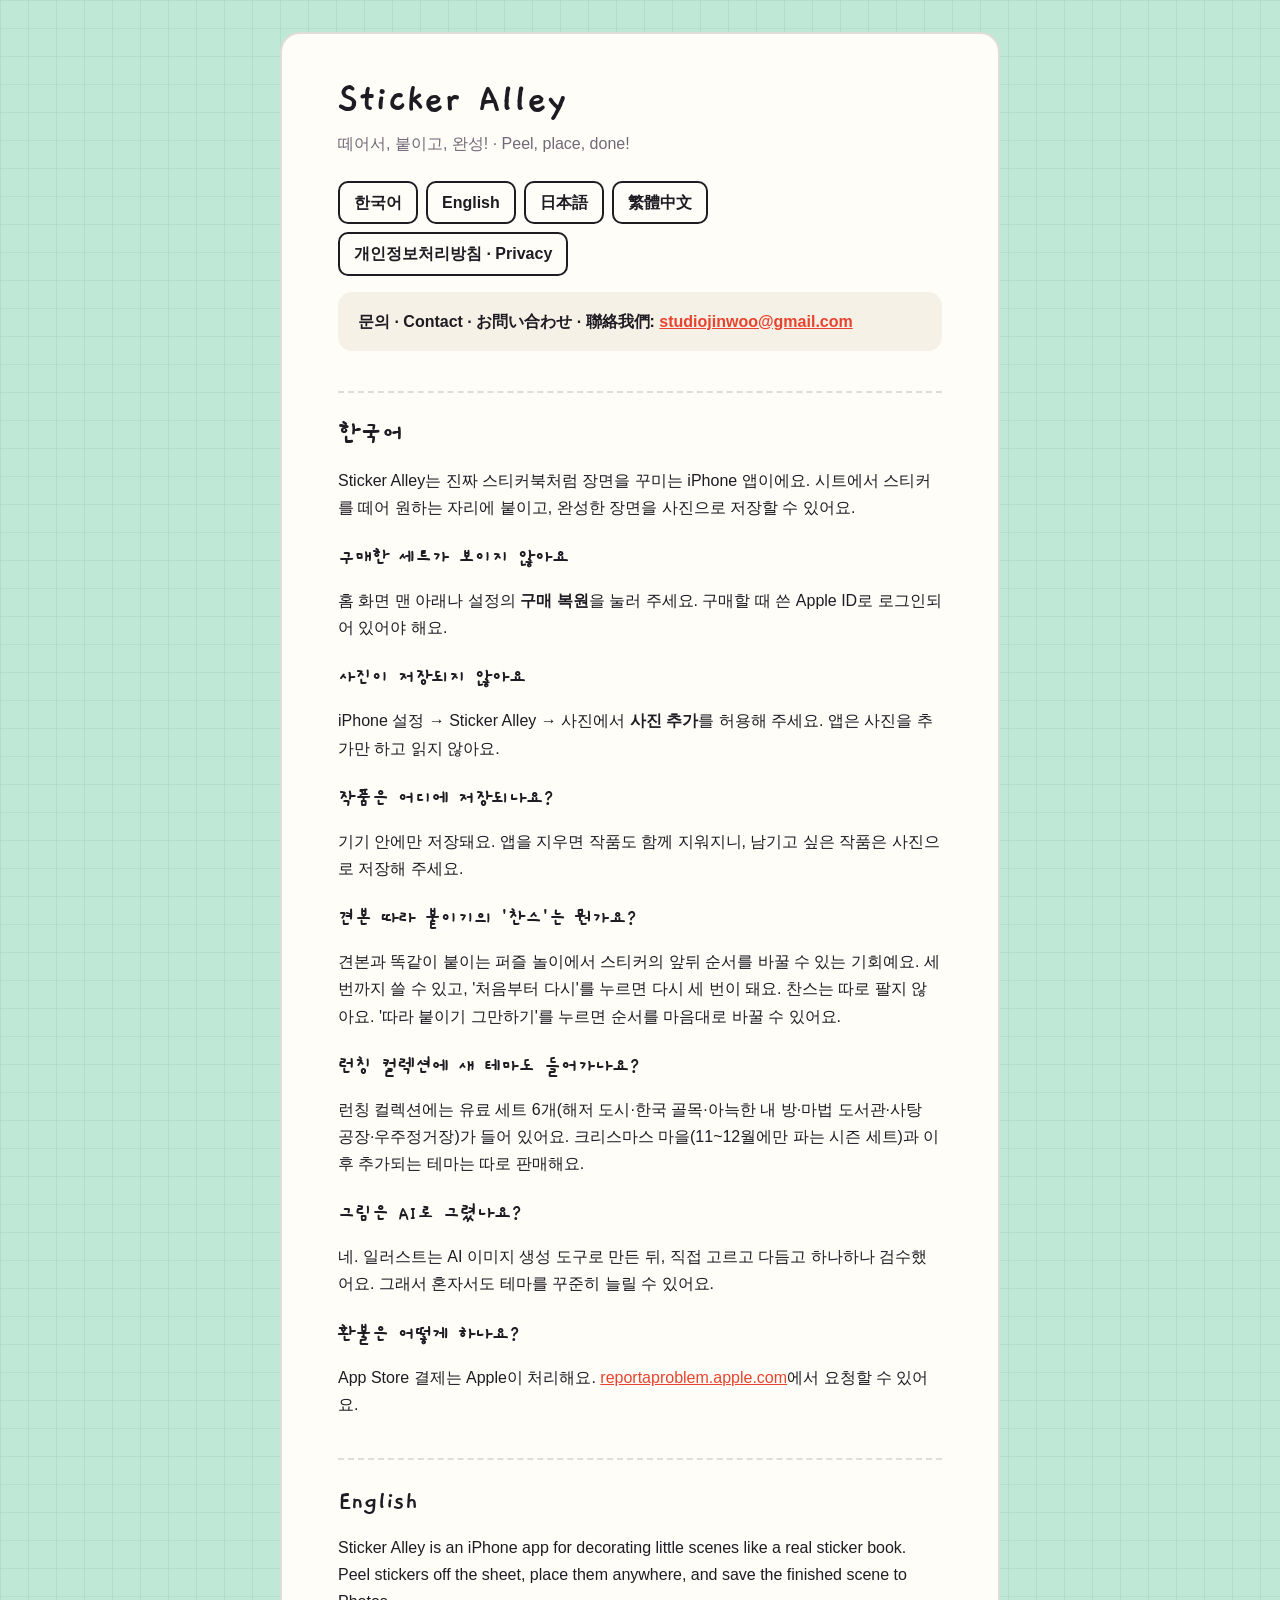
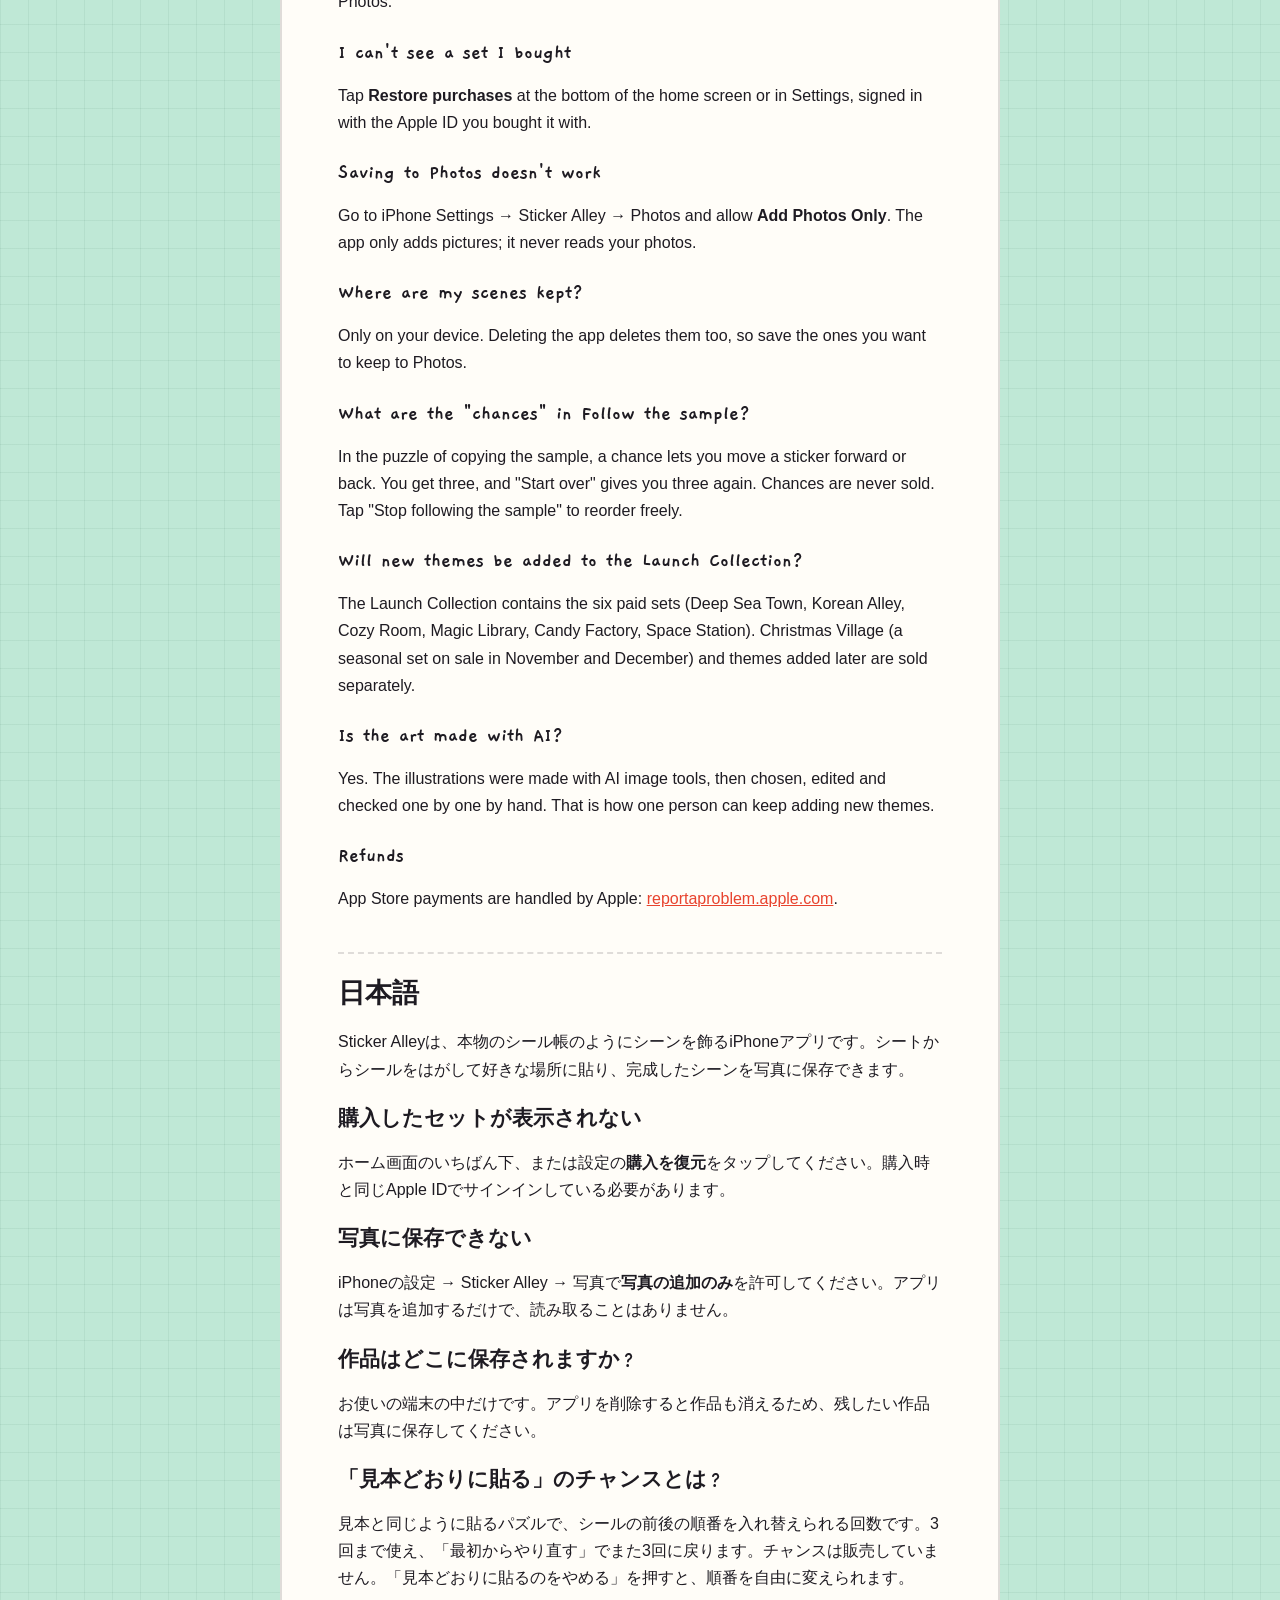
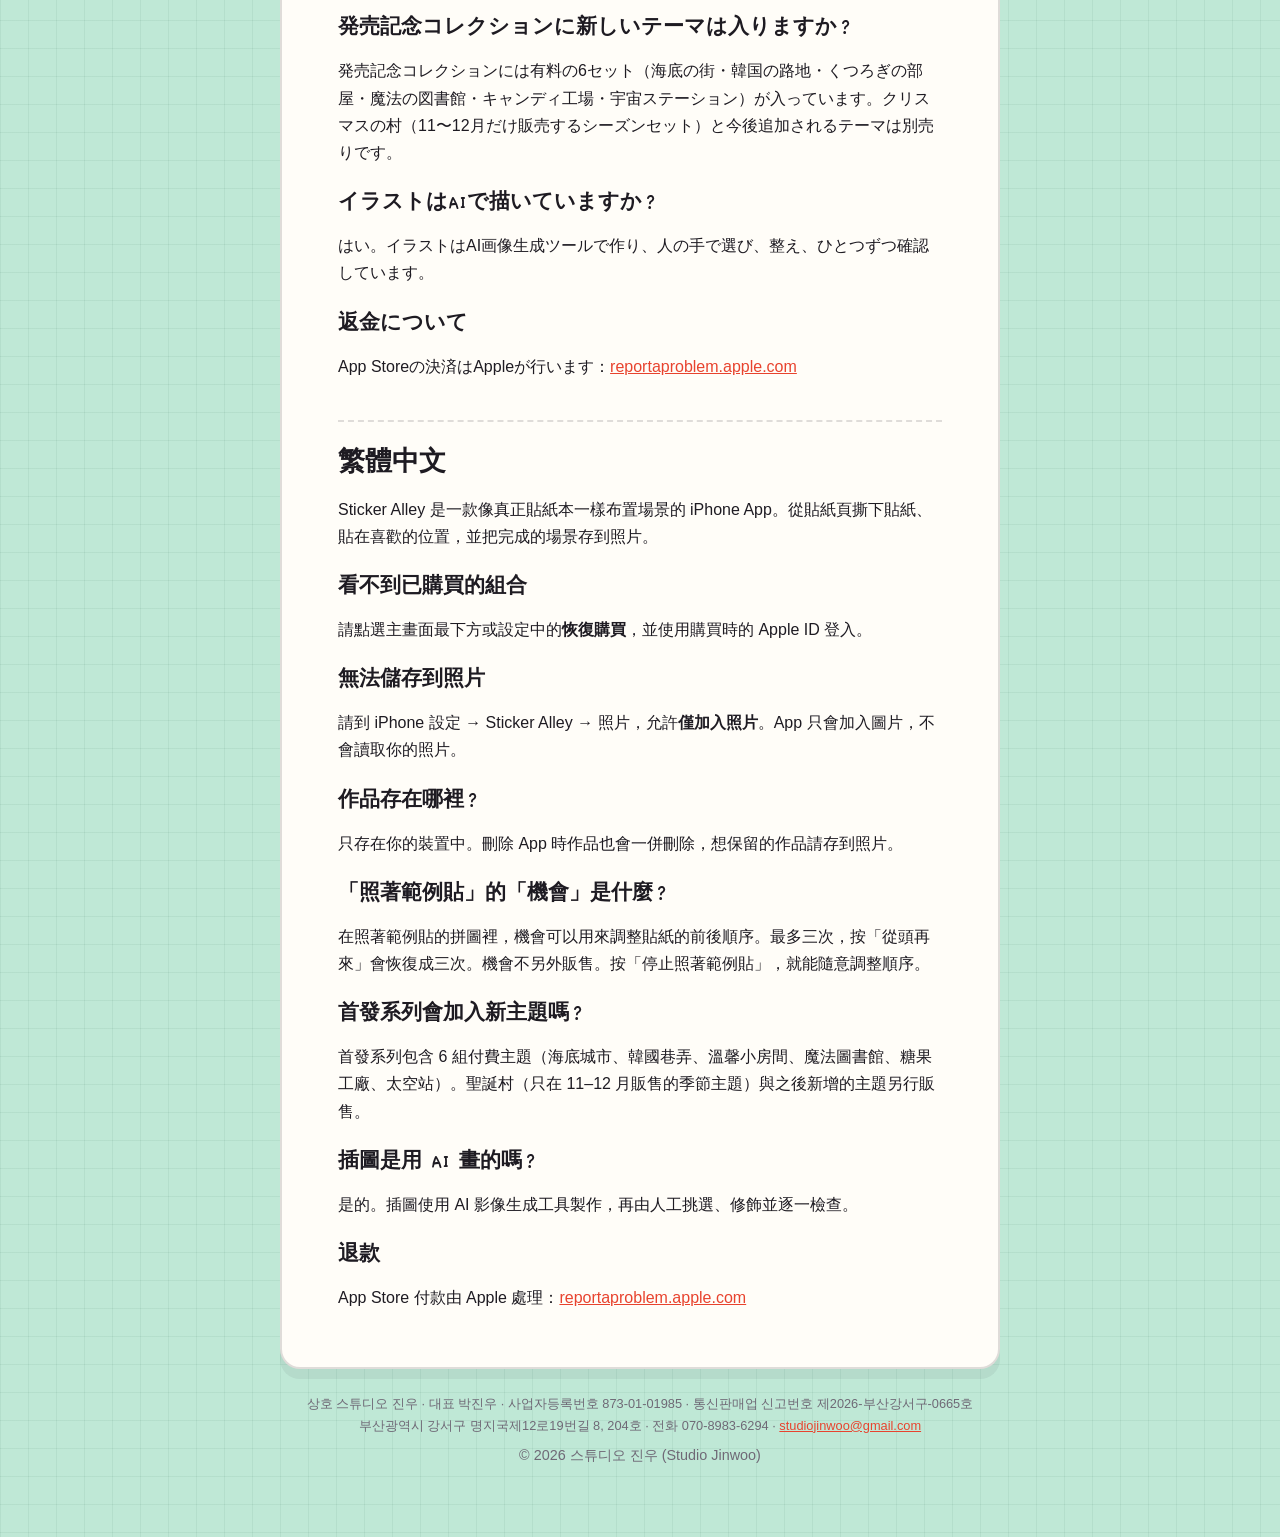
<file: index.html>
<!doctype html>
<html lang="ko">
<head>
<meta charset="utf-8">
<meta name="viewport" content="width=device-width, initial-scale=1">
<title>Sticker Alley — 고객지원 / Support</title>
<meta name="description" content="Sticker Alley 고객지원 · Support · サポート · 客服">
<link rel="preconnect" href="https://fonts.googleapis.com">
<link href="https://fonts.googleapis.com/css2?family=Gaegu:wght@700&display=swap" rel="stylesheet">
<link rel="stylesheet" href="style.css">
</head>
<body>
<main>
  <h1>Sticker Alley</h1>
  <p class="lead">떼어서, 붙이고, 완성! · Peel, place, done!</p>
  <nav class="langs">
    <a href="#ko">한국어</a><a href="#en">English</a><a href="#ja">日本語</a><a href="#zh">繁體中文</a>
    <a href="privacy.html">개인정보처리방침 · Privacy</a>
  </nav>

  <p class="contact">문의 · Contact · お問い合わせ · 聯絡我們: <a id="email" href="mailto:studiojinwoo@gmail.com">studiojinwoo@gmail.com</a></p>

  <section id="ko">
    <h2>한국어</h2>
    <p>Sticker Alley는 진짜 스티커북처럼 장면을 꾸미는 iPhone 앱이에요. 시트에서 스티커를 떼어 원하는 자리에 붙이고, 완성한 장면을 사진으로 저장할 수 있어요.</p>
    <h3>구매한 세트가 보이지 않아요</h3>
    <p>홈 화면 맨 아래나 설정의 <b>구매 복원</b>을 눌러 주세요. 구매할 때 쓴 Apple ID로 로그인되어 있어야 해요.</p>
    <h3>사진이 저장되지 않아요</h3>
    <p>iPhone 설정 → Sticker Alley → 사진에서 <b>사진 추가</b>를 허용해 주세요. 앱은 사진을 추가만 하고 읽지 않아요.</p>
    <h3>작품은 어디에 저장되나요?</h3>
    <p>기기 안에만 저장돼요. 앱을 지우면 작품도 함께 지워지니, 남기고 싶은 작품은 사진으로 저장해 주세요.</p>
    <h3>견본 따라 붙이기의 '찬스'는 뭔가요?</h3>
    <p>견본과 똑같이 붙이는 퍼즐 놀이에서 스티커의 앞뒤 순서를 바꿀 수 있는 기회예요. 세 번까지 쓸 수 있고, '처음부터 다시'를 누르면 다시 세 번이 돼요. 찬스는 따로 팔지 않아요. '따라 붙이기 그만하기'를 누르면 순서를 마음대로 바꿀 수 있어요.</p>
    <h3>런칭 컬렉션에 새 테마도 들어가나요?</h3>
    <p>런칭 컬렉션에는 유료 세트 6개(해저 도시·한국 골목·아늑한 내 방·마법 도서관·사탕 공장·우주정거장)가 들어 있어요. 크리스마스 마을(11~12월에만 파는 시즌 세트)과 이후 추가되는 테마는 따로 판매해요.</p>
    <h3>그림은 AI로 그렸나요?</h3>
    <p>네. 일러스트는 AI 이미지 생성 도구로 만든 뒤, 직접 고르고 다듬고 하나하나 검수했어요. 그래서 혼자서도 테마를 꾸준히 늘릴 수 있어요.</p>
    <h3>환불은 어떻게 하나요?</h3>
    <p>App Store 결제는 Apple이 처리해요. <a href="https://reportaproblem.apple.com">reportaproblem.apple.com</a>에서 요청할 수 있어요.</p>
  </section>

  <section id="en">
    <h2>English</h2>
    <p>Sticker Alley is an iPhone app for decorating little scenes like a real sticker book. Peel stickers off the sheet, place them anywhere, and save the finished scene to Photos.</p>
    <h3>I can't see a set I bought</h3>
    <p>Tap <b>Restore purchases</b> at the bottom of the home screen or in Settings, signed in with the Apple ID you bought it with.</p>
    <h3>Saving to Photos doesn't work</h3>
    <p>Go to iPhone Settings → Sticker Alley → Photos and allow <b>Add Photos Only</b>. The app only adds pictures; it never reads your photos.</p>
    <h3>Where are my scenes kept?</h3>
    <p>Only on your device. Deleting the app deletes them too, so save the ones you want to keep to Photos.</p>
    <h3>What are the "chances" in Follow the sample?</h3>
    <p>In the puzzle of copying the sample, a chance lets you move a sticker forward or back. You get three, and "Start over" gives you three again. Chances are never sold. Tap "Stop following the sample" to reorder freely.</p>
    <h3>Will new themes be added to the Launch Collection?</h3>
    <p>The Launch Collection contains the six paid sets (Deep Sea Town, Korean Alley, Cozy Room, Magic Library, Candy Factory, Space Station). Christmas Village (a seasonal set on sale in November and December) and themes added later are sold separately.</p>
    <h3>Is the art made with AI?</h3>
    <p>Yes. The illustrations were made with AI image tools, then chosen, edited and checked one by one by hand. That is how one person can keep adding new themes.</p>
    <h3>Refunds</h3>
    <p>App Store payments are handled by Apple: <a href="https://reportaproblem.apple.com">reportaproblem.apple.com</a>.</p>
  </section>

  <section id="ja">
    <h2>日本語</h2>
    <p>Sticker Alleyは、本物のシール帳のようにシーンを飾るiPhoneアプリです。シートからシールをはがして好きな場所に貼り、完成したシーンを写真に保存できます。</p>
    <h3>購入したセットが表示されない</h3>
    <p>ホーム画面のいちばん下、または設定の<b>購入を復元</b>をタップしてください。購入時と同じApple IDでサインインしている必要があります。</p>
    <h3>写真に保存できない</h3>
    <p>iPhoneの設定 → Sticker Alley → 写真で<b>写真の追加のみ</b>を許可してください。アプリは写真を追加するだけで、読み取ることはありません。</p>
    <h3>作品はどこに保存されますか？</h3>
    <p>お使いの端末の中だけです。アプリを削除すると作品も消えるため、残したい作品は写真に保存してください。</p>
    <h3>「見本どおりに貼る」のチャンスとは？</h3>
    <p>見本と同じように貼るパズルで、シールの前後の順番を入れ替えられる回数です。3回まで使え、「最初からやり直す」でまた3回に戻ります。チャンスは販売していません。「見本どおりに貼るのをやめる」を押すと、順番を自由に変えられます。</p>
    <h3>発売記念コレクションに新しいテーマは入りますか？</h3>
    <p>発売記念コレクションには有料の6セット（海底の街・韓国の路地・くつろぎの部屋・魔法の図書館・キャンディ工場・宇宙ステーション）が入っています。クリスマスの村（11〜12月だけ販売するシーズンセット）と今後追加されるテーマは別売りです。</p>
    <h3>イラストはAIで描いていますか？</h3>
    <p>はい。イラストはAI画像生成ツールで作り、人の手で選び、整え、ひとつずつ確認しています。</p>
    <h3>返金について</h3>
    <p>App Storeの決済はAppleが行います：<a href="https://reportaproblem.apple.com">reportaproblem.apple.com</a></p>
  </section>

  <section id="zh">
    <h2>繁體中文</h2>
    <p>Sticker Alley 是一款像真正貼紙本一樣布置場景的 iPhone App。從貼紙頁撕下貼紙、貼在喜歡的位置，並把完成的場景存到照片。</p>
    <h3>看不到已購買的組合</h3>
    <p>請點選主畫面最下方或設定中的<b>恢復購買</b>，並使用購買時的 Apple ID 登入。</p>
    <h3>無法儲存到照片</h3>
    <p>請到 iPhone 設定 → Sticker Alley → 照片，允許<b>僅加入照片</b>。App 只會加入圖片，不會讀取你的照片。</p>
    <h3>作品存在哪裡？</h3>
    <p>只存在你的裝置中。刪除 App 時作品也會一併刪除，想保留的作品請存到照片。</p>
    <h3>「照著範例貼」的「機會」是什麼？</h3>
    <p>在照著範例貼的拼圖裡，機會可以用來調整貼紙的前後順序。最多三次，按「從頭再來」會恢復成三次。機會不另外販售。按「停止照著範例貼」，就能隨意調整順序。</p>
    <h3>首發系列會加入新主題嗎？</h3>
    <p>首發系列包含 6 組付費主題（海底城市、韓國巷弄、溫馨小房間、魔法圖書館、糖果工廠、太空站）。聖誕村（只在 11–12 月販售的季節主題）與之後新增的主題另行販售。</p>
    <h3>插圖是用 AI 畫的嗎？</h3>
    <p>是的。插圖使用 AI 影像生成工具製作，再由人工挑選、修飾並逐一檢查。</p>
    <h3>退款</h3>
    <p>App Store 付款由 Apple 處理：<a href="https://reportaproblem.apple.com">reportaproblem.apple.com</a></p>
  </section>
</main>
<footer id="biz">
  <p class="biz">상호 스튜디오 진우 · 대표 박진우 · 사업자등록번호 873-01-01985 · 통신판매업 신고번호 제2026-부산강서구-0665호<br>
  부산광역시 강서구 명지국제12로19번길 8, 204호 · 전화 070-8983-6294 · <a href="mailto:studiojinwoo@gmail.com">studiojinwoo@gmail.com</a></p>
  <p>© 2026 스튜디오 진우 (Studio Jinwoo)</p>
</footer>
</body>
</html>
</file>
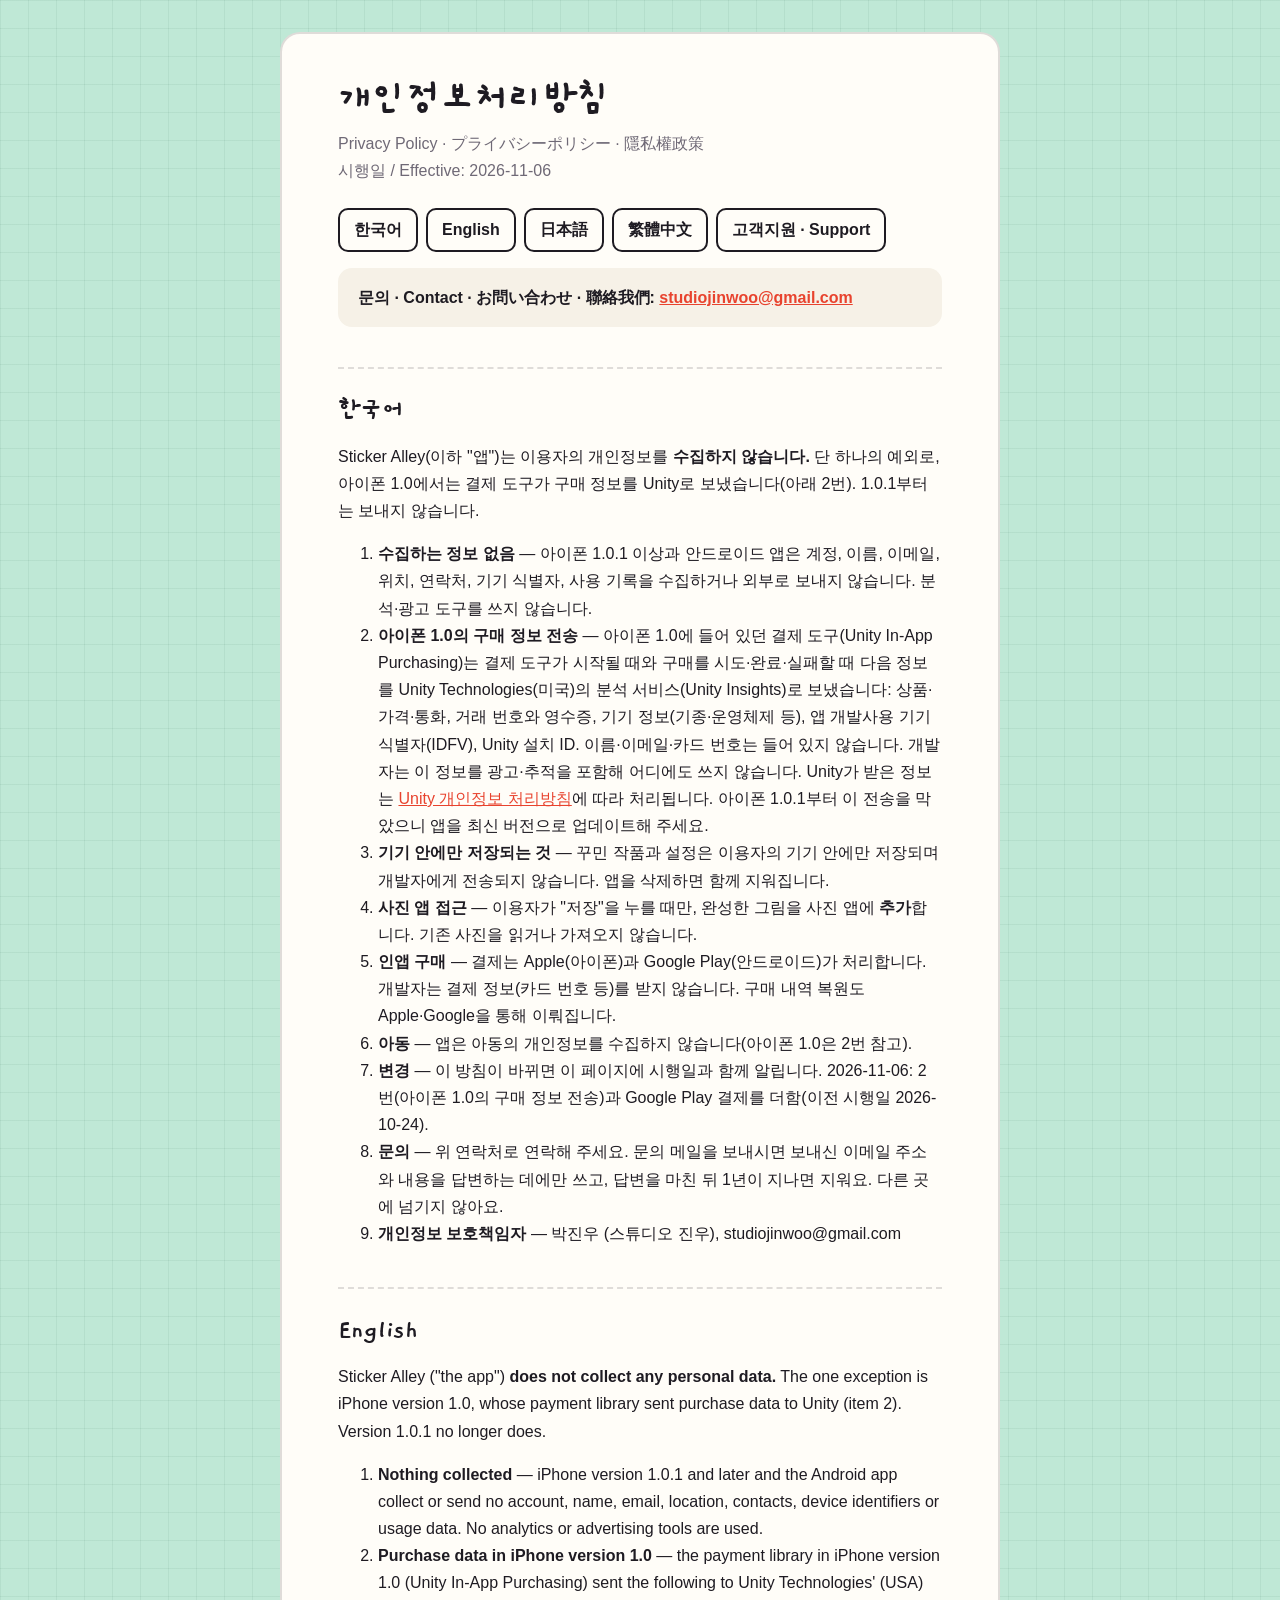
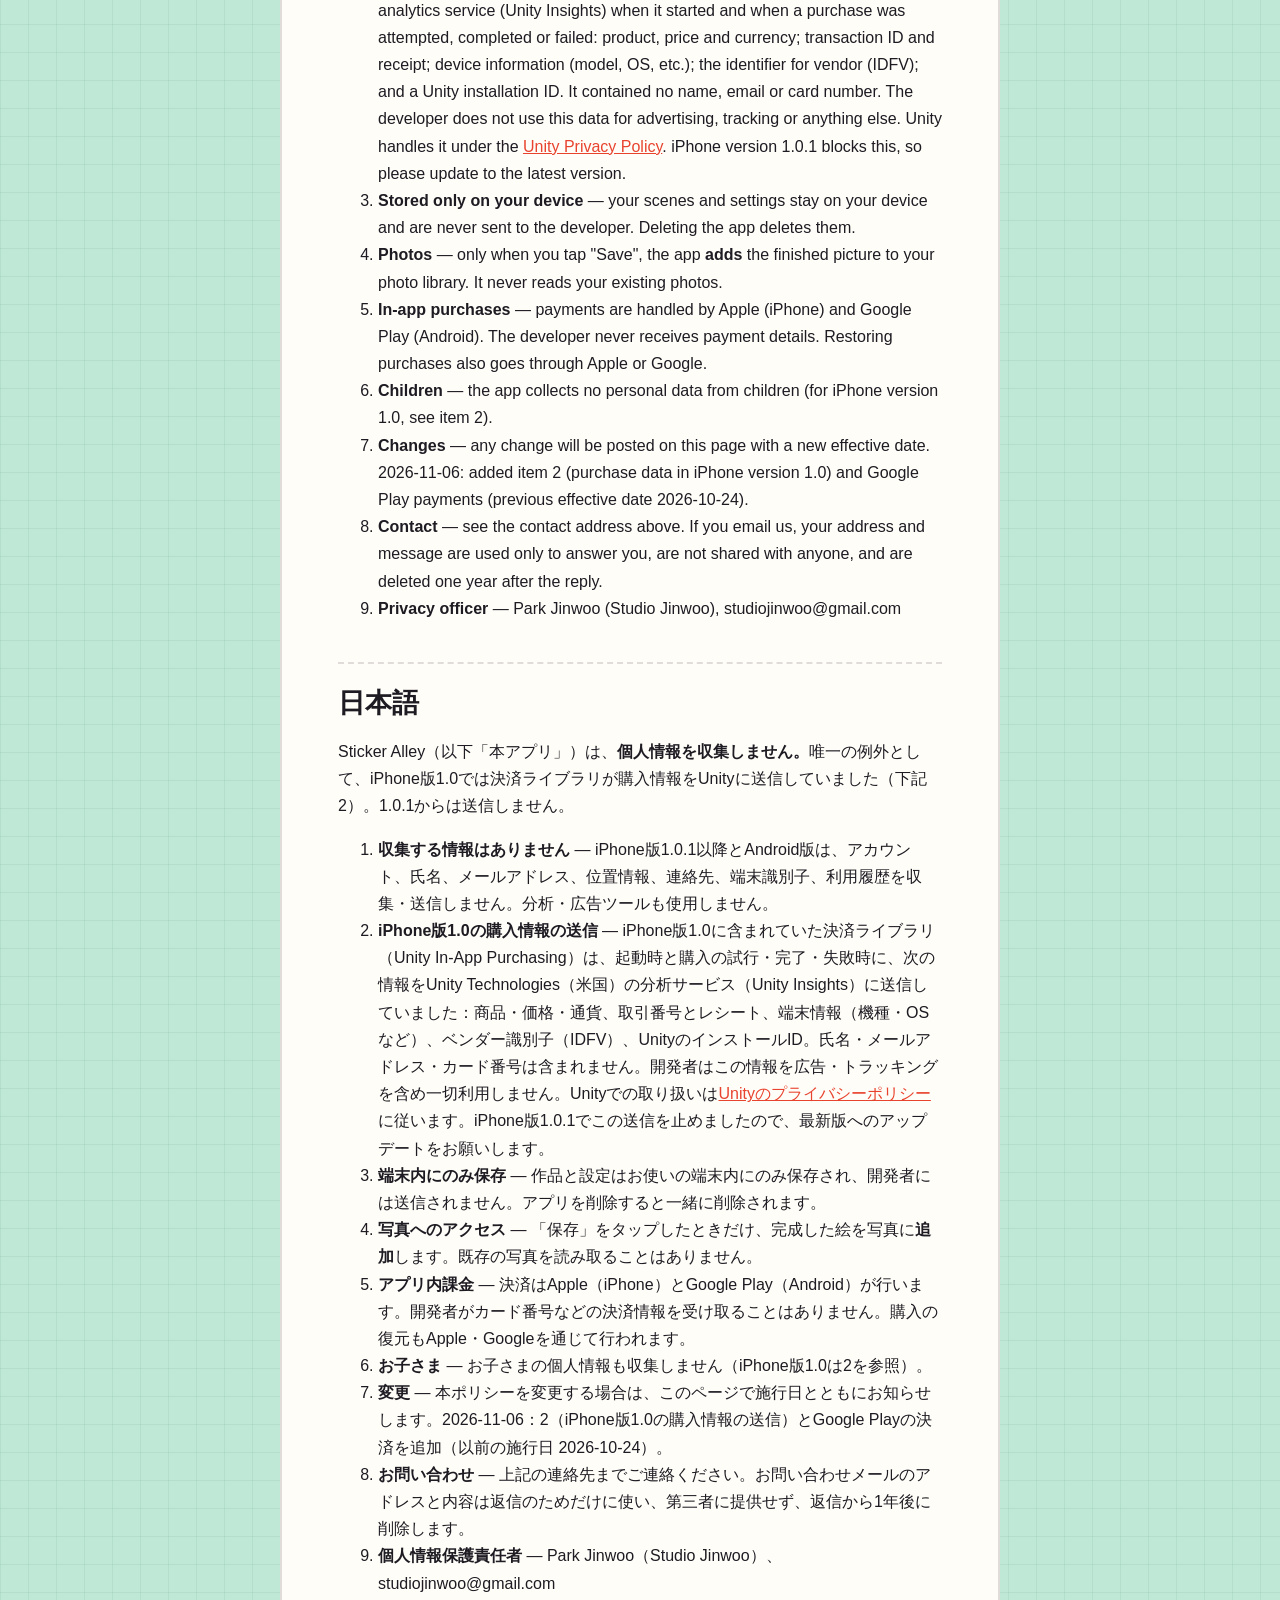
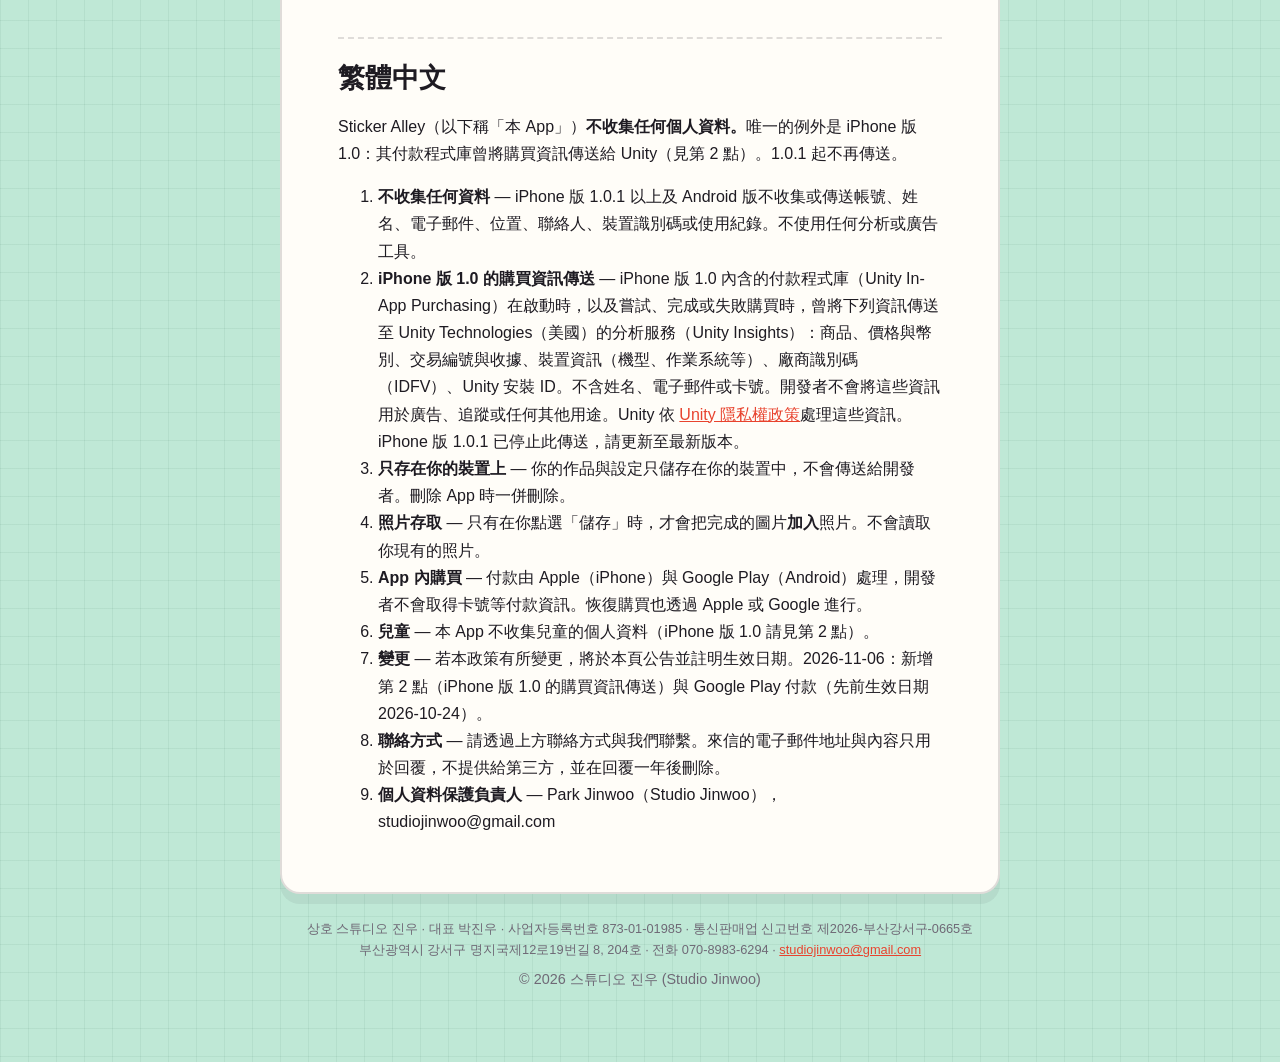
<file: privacy.html>
<!doctype html>
<html lang="ko">
<head>
<meta charset="utf-8">
<meta name="viewport" content="width=device-width, initial-scale=1">
<title>Sticker Alley — 개인정보처리방침 / Privacy Policy</title>
<link rel="preconnect" href="https://fonts.googleapis.com">
<link href="https://fonts.googleapis.com/css2?family=Gaegu:wght@700&display=swap" rel="stylesheet">
<link rel="stylesheet" href="style.css">
</head>
<body>
<main>
  <h1>개인정보처리방침</h1>
  <p class="lead">Privacy Policy · プライバシーポリシー · 隱私權政策<br>시행일 / Effective: 2026-11-06</p>
  <nav class="langs">
    <a href="#ko">한국어</a><a href="#en">English</a><a href="#ja">日本語</a><a href="#zh">繁體中文</a>
    <a href="index.html">고객지원 · Support</a>
  </nav>
  <p class="contact">문의 · Contact · お問い合わせ · 聯絡我們: <a id="email" href="mailto:studiojinwoo@gmail.com">studiojinwoo@gmail.com</a></p>

  <section id="ko">
    <h2>한국어</h2>
    <p>Sticker Alley(이하 "앱")는 이용자의 개인정보를 <b>수집하지 않습니다.</b> 단 하나의 예외로, 아이폰 1.0에서는 결제 도구가 구매 정보를 Unity로 보냈습니다(아래 2번). 1.0.1부터는 보내지 않습니다.</p>
    <ol>
      <li><b>수집하는 정보 없음</b> — 아이폰 1.0.1 이상과 안드로이드 앱은 계정, 이름, 이메일, 위치, 연락처, 기기 식별자, 사용 기록을 수집하거나 외부로 보내지 않습니다. 분석·광고 도구를 쓰지 않습니다.</li>
      <li><b>아이폰 1.0의 구매 정보 전송</b> — 아이폰 1.0에 들어 있던 결제 도구(Unity In-App Purchasing)는 결제 도구가 시작될 때와 구매를 시도·완료·실패할 때 다음 정보를 Unity Technologies(미국)의 분석 서비스(Unity Insights)로 보냈습니다: 상품·가격·통화, 거래 번호와 영수증, 기기 정보(기종·운영체제 등), 앱 개발사용 기기 식별자(IDFV), Unity 설치 ID. 이름·이메일·카드 번호는 들어 있지 않습니다. 개발자는 이 정보를 광고·추적을 포함해 어디에도 쓰지 않습니다. Unity가 받은 정보는 <a href="https://unity.com/legal/privacy-policy">Unity 개인정보 처리방침</a>에 따라 처리됩니다. 아이폰 1.0.1부터 이 전송을 막았으니 앱을 최신 버전으로 업데이트해 주세요.</li>
      <li><b>기기 안에만 저장되는 것</b> — 꾸민 작품과 설정은 이용자의 기기 안에만 저장되며 개발자에게 전송되지 않습니다. 앱을 삭제하면 함께 지워집니다.</li>
      <li><b>사진 앱 접근</b> — 이용자가 "저장"을 누를 때만, 완성한 그림을 사진 앱에 <b>추가</b>합니다. 기존 사진을 읽거나 가져오지 않습니다.</li>
      <li><b>인앱 구매</b> — 결제는 Apple(아이폰)과 Google Play(안드로이드)가 처리합니다. 개발자는 결제 정보(카드 번호 등)를 받지 않습니다. 구매 내역 복원도 Apple·Google을 통해 이뤄집니다.</li>
      <li><b>아동</b> — 앱은 아동의 개인정보를 수집하지 않습니다(아이폰 1.0은 2번 참고).</li>
      <li><b>변경</b> — 이 방침이 바뀌면 이 페이지에 시행일과 함께 알립니다. 2026-11-06: 2번(아이폰 1.0의 구매 정보 전송)과 Google Play 결제를 더함(이전 시행일 2026-10-24).</li>
      <li><b>문의</b> — 위 연락처로 연락해 주세요. 문의 메일을 보내시면 보내신 이메일 주소와 내용을 답변하는 데에만 쓰고, 답변을 마친 뒤 1년이 지나면 지워요. 다른 곳에 넘기지 않아요.</li>
      <li><b>개인정보 보호책임자</b> — 박진우 (스튜디오 진우), studiojinwoo@gmail.com</li>
    </ol>
  </section>

  <section id="en">
    <h2>English</h2>
    <p>Sticker Alley ("the app") <b>does not collect any personal data.</b> The one exception is iPhone version 1.0, whose payment library sent purchase data to Unity (item 2). Version 1.0.1 no longer does.</p>
    <ol>
      <li><b>Nothing collected</b> — iPhone version 1.0.1 and later and the Android app collect or send no account, name, email, location, contacts, device identifiers or usage data. No analytics or advertising tools are used.</li>
      <li><b>Purchase data in iPhone version 1.0</b> — the payment library in iPhone version 1.0 (Unity In-App Purchasing) sent the following to Unity Technologies' (USA) analytics service (Unity Insights) when it started and when a purchase was attempted, completed or failed: product, price and currency; transaction ID and receipt; device information (model, OS, etc.); the identifier for vendor (IDFV); and a Unity installation ID. It contained no name, email or card number. The developer does not use this data for advertising, tracking or anything else. Unity handles it under the <a href="https://unity.com/legal/privacy-policy">Unity Privacy Policy</a>. iPhone version 1.0.1 blocks this, so please update to the latest version.</li>
      <li><b>Stored only on your device</b> — your scenes and settings stay on your device and are never sent to the developer. Deleting the app deletes them.</li>
      <li><b>Photos</b> — only when you tap "Save", the app <b>adds</b> the finished picture to your photo library. It never reads your existing photos.</li>
      <li><b>In-app purchases</b> — payments are handled by Apple (iPhone) and Google Play (Android). The developer never receives payment details. Restoring purchases also goes through Apple or Google.</li>
      <li><b>Children</b> — the app collects no personal data from children (for iPhone version 1.0, see item 2).</li>
      <li><b>Changes</b> — any change will be posted on this page with a new effective date. 2026-11-06: added item 2 (purchase data in iPhone version 1.0) and Google Play payments (previous effective date 2026-10-24).</li>
      <li><b>Contact</b> — see the contact address above. If you email us, your address and message are used only to answer you, are not shared with anyone, and are deleted one year after the reply.</li>
      <li><b>Privacy officer</b> — Park Jinwoo (Studio Jinwoo), studiojinwoo@gmail.com</li>
    </ol>
  </section>

  <section id="ja">
    <h2>日本語</h2>
    <p>Sticker Alley（以下「本アプリ」）は、<b>個人情報を収集しません。</b>唯一の例外として、iPhone版1.0では決済ライブラリが購入情報をUnityに送信していました（下記2）。1.0.1からは送信しません。</p>
    <ol>
      <li><b>収集する情報はありません</b> — iPhone版1.0.1以降とAndroid版は、アカウント、氏名、メールアドレス、位置情報、連絡先、端末識別子、利用履歴を収集・送信しません。分析・広告ツールも使用しません。</li>
      <li><b>iPhone版1.0の購入情報の送信</b> — iPhone版1.0に含まれていた決済ライブラリ（Unity In-App Purchasing）は、起動時と購入の試行・完了・失敗時に、次の情報をUnity Technologies（米国）の分析サービス（Unity Insights）に送信していました：商品・価格・通貨、取引番号とレシート、端末情報（機種・OSなど）、ベンダー識別子（IDFV）、UnityのインストールID。氏名・メールアドレス・カード番号は含まれません。開発者はこの情報を広告・トラッキングを含め一切利用しません。Unityでの取り扱いは<a href="https://unity.com/legal/privacy-policy">Unityのプライバシーポリシー</a>に従います。iPhone版1.0.1でこの送信を止めましたので、最新版へのアップデートをお願いします。</li>
      <li><b>端末内にのみ保存</b> — 作品と設定はお使いの端末内にのみ保存され、開発者には送信されません。アプリを削除すると一緒に削除されます。</li>
      <li><b>写真へのアクセス</b> — 「保存」をタップしたときだけ、完成した絵を写真に<b>追加</b>します。既存の写真を読み取ることはありません。</li>
      <li><b>アプリ内課金</b> — 決済はApple（iPhone）とGoogle Play（Android）が行います。開発者がカード番号などの決済情報を受け取ることはありません。購入の復元もApple・Googleを通じて行われます。</li>
      <li><b>お子さま</b> — お子さまの個人情報も収集しません（iPhone版1.0は2を参照）。</li>
      <li><b>変更</b> — 本ポリシーを変更する場合は、このページで施行日とともにお知らせします。2026-11-06：2（iPhone版1.0の購入情報の送信）とGoogle Playの決済を追加（以前の施行日 2026-10-24）。</li>
      <li><b>お問い合わせ</b> — 上記の連絡先までご連絡ください。お問い合わせメールのアドレスと内容は返信のためだけに使い、第三者に提供せず、返信から1年後に削除します。</li>
      <li><b>個人情報保護責任者</b> — Park Jinwoo（Studio Jinwoo）、studiojinwoo@gmail.com</li>
    </ol>
  </section>

  <section id="zh">
    <h2>繁體中文</h2>
    <p>Sticker Alley（以下稱「本 App」）<b>不收集任何個人資料。</b>唯一的例外是 iPhone 版 1.0：其付款程式庫曾將購買資訊傳送給 Unity（見第 2 點）。1.0.1 起不再傳送。</p>
    <ol>
      <li><b>不收集任何資料</b> — iPhone 版 1.0.1 以上及 Android 版不收集或傳送帳號、姓名、電子郵件、位置、聯絡人、裝置識別碼或使用紀錄。不使用任何分析或廣告工具。</li>
      <li><b>iPhone 版 1.0 的購買資訊傳送</b> — iPhone 版 1.0 內含的付款程式庫（Unity In-App Purchasing）在啟動時，以及嘗試、完成或失敗購買時，曾將下列資訊傳送至 Unity Technologies（美國）的分析服務（Unity Insights）：商品、價格與幣別、交易編號與收據、裝置資訊（機型、作業系統等）、廠商識別碼（IDFV）、Unity 安裝 ID。不含姓名、電子郵件或卡號。開發者不會將這些資訊用於廣告、追蹤或任何其他用途。Unity 依 <a href="https://unity.com/legal/privacy-policy">Unity 隱私權政策</a>處理這些資訊。iPhone 版 1.0.1 已停止此傳送，請更新至最新版本。</li>
      <li><b>只存在你的裝置上</b> — 你的作品與設定只儲存在你的裝置中，不會傳送給開發者。刪除 App 時一併刪除。</li>
      <li><b>照片存取</b> — 只有在你點選「儲存」時，才會把完成的圖片<b>加入</b>照片。不會讀取你現有的照片。</li>
      <li><b>App 內購買</b> — 付款由 Apple（iPhone）與 Google Play（Android）處理，開發者不會取得卡號等付款資訊。恢復購買也透過 Apple 或 Google 進行。</li>
      <li><b>兒童</b> — 本 App 不收集兒童的個人資料（iPhone 版 1.0 請見第 2 點）。</li>
      <li><b>變更</b> — 若本政策有所變更，將於本頁公告並註明生效日期。2026-11-06：新增第 2 點（iPhone 版 1.0 的購買資訊傳送）與 Google Play 付款（先前生效日期 2026-10-24）。</li>
      <li><b>聯絡方式</b> — 請透過上方聯絡方式與我們聯繫。來信的電子郵件地址與內容只用於回覆，不提供給第三方，並在回覆一年後刪除。</li>
      <li><b>個人資料保護負責人</b> — Park Jinwoo（Studio Jinwoo），studiojinwoo@gmail.com</li>
    </ol>
  </section>
</main>
<footer id="biz">
  <p class="biz">상호 스튜디오 진우 · 대표 박진우 · 사업자등록번호 873-01-01985 · 통신판매업 신고번호 제2026-부산강서구-0665호<br>
  부산광역시 강서구 명지국제12로19번길 8, 204호 · 전화 070-8983-6294 · <a href="mailto:studiojinwoo@gmail.com">studiojinwoo@gmail.com</a></p>
  <p>© 2026 스튜디오 진우 (Studio Jinwoo)</p>
</footer>
</body>
</html>
</file>
<file: style.css>
:root {
  --paper: #f6f1e7;
  --surface: #fffdf8;
  --ink: #1e1b22;
  --sub: #6f6976;
  --accent: #e8432e;
  --mint: #bfe8d6;
  --rule: rgba(30, 27, 34, 0.14);
}
* { box-sizing: border-box; }
body {
  margin: 0;
  background: var(--mint);
  background-image: linear-gradient(rgba(30, 90, 70, 0.07) 1px, transparent 1px),
                    linear-gradient(90deg, rgba(30, 90, 70, 0.07) 1px, transparent 1px);
  background-size: 28px 28px;
  color: var(--ink);
  font: 16px/1.7 "Pretendard", -apple-system, "Apple SD Gothic Neo", "Hiragino Sans", "PingFang TC", "Noto Sans KR", sans-serif;
  padding: 32px 16px 64px;
}
main {
  max-width: 720px;
  margin: 0 auto;
  background: var(--surface);
  border: 2px solid var(--rule);
  border-radius: 20px;
  padding: 40px clamp(20px, 5vw, 56px);
  box-shadow: 0 10px 0 rgba(30, 27, 34, 0.06);
}
h1, h2, h3 { font-family: "Gaegu", "Pretendard", sans-serif; line-height: 1.25; }
h1 { font-size: 2.6rem; margin: 0 0 4px; }
h2 { font-size: 1.7rem; margin: 40px 0 8px; padding-top: 24px; border-top: 2px dashed var(--rule); }
h3 { font-size: 1.3rem; margin: 24px 0 4px; }
.lead { color: var(--sub); margin: 0 0 24px; }
nav.langs { display: flex; flex-wrap: wrap; gap: 8px; margin: 0 0 8px; }
nav.langs a, .button {
  display: inline-block;
  padding: 6px 14px;
  border: 2px solid var(--ink);
  border-radius: 10px;
  color: var(--ink);
  text-decoration: none;
  font-weight: 700;
  background: var(--surface);
}
nav.langs a:hover, .button:hover { background: var(--paper); }
a { color: var(--accent); }
.contact {
  background: var(--paper);
  border-radius: 14px;
  padding: 16px 20px;
  margin: 16px 0;
  font-weight: 700;
}
footer { max-width: 720px; margin: 24px auto 0; text-align: center; color: var(--sub); font-size: 0.9rem; }
ul { padding-left: 1.2em; }
footer p { margin: 6px 0; }
footer .biz { font-size: 0.8rem; line-height: 1.7; word-break: keep-all; }
</file>
